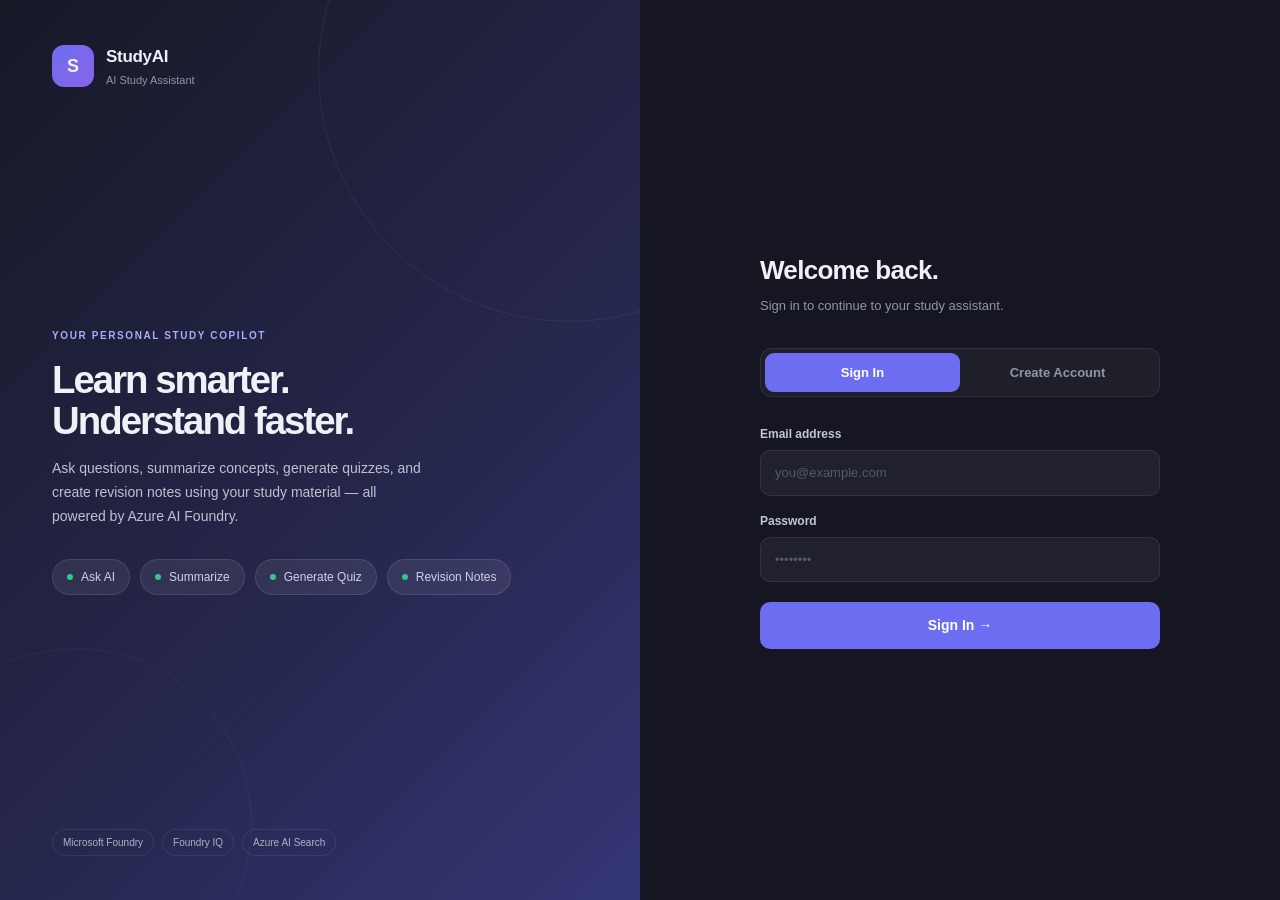
<file: frontend/auth.html>
<!DOCTYPE html>
<html lang="en">
<head>
    <meta charset="UTF-8">
    <meta name="viewport" content="width=device-width, initial-scale=1.0">
    <title>StudyAI — Sign In</title>
    <style>
        * { box-sizing: border-box; margin: 0; padding: 0; }

        :root {
            --bg: #0e0f1a;
            --surface: #151621;
            --surface-card: #1c1d2e;
            --border: rgba(255,255,255,0.08);
            --text: #f0f1f7;
            --muted: #9295a5;
            --primary: #6c6df0;
            --primary-dark: #5758d8;
            --error: #ff6b6b;
            --success: #35c58a;
        }

        html, body {
            height: 100%;
            font-family: -apple-system, BlinkMacSystemFont, "Segoe UI", Roboto, Arial, sans-serif;
            background: var(--bg);
            color: var(--text);
            line-height: 1.5;
        }

        button, input { font: inherit; }
        button { cursor: pointer; }

        /* ---- Layout ---- */
        .auth-page {
            min-height: 100vh;
            display: grid;
            grid-template-columns: 1fr 1fr;
        }

        /* ---- Left Panel ---- */
        .auth-left {
            background: linear-gradient(135deg, #171927 0%, #25264a 55%, #343575 100%);
            display: flex;
            flex-direction: column;
            justify-content: space-between;
            padding: 44px 52px;
            position: relative;
            overflow: hidden;
        }

        .auth-left::before {
            content: "";
            position: absolute;
            width: 500px;
            height: 500px;
            border: 1px solid rgba(255,255,255,0.06);
            border-radius: 50%;
            right: -180px;
            top: -180px;
            pointer-events: none;
        }

        .auth-left::after {
            content: "";
            position: absolute;
            width: 350px;
            height: 350px;
            border: 1px solid rgba(255,255,255,0.04);
            border-radius: 50%;
            left: -100px;
            bottom: -100px;
            pointer-events: none;
        }

        .brand {
            display: flex;
            align-items: center;
            gap: 12px;
            position: relative;
            z-index: 2;
        }

        .brand-icon {
            width: 42px;
            height: 42px;
            border-radius: 12px;
            background: linear-gradient(135deg, #6c6df0, #8a63e8);
            display: flex;
            align-items: center;
            justify-content: center;
            font-size: 18px;
            font-weight: 800;
            flex-shrink: 0;
        }

        .brand-text h1 {
            font-size: 17px;
            font-weight: 700;
            letter-spacing: -0.3px;
        }

        .brand-text span {
            display: block;
            color: #9295a5;
            font-size: 11px;
            margin-top: 2px;
        }

        .left-hero {
            position: relative;
            z-index: 2;
        }

        .left-hero .eyebrow {
            color: #a9abff;
            font-size: 10px;
            font-weight: 700;
            letter-spacing: 1.6px;
        }

        .left-hero h2 {
            font-size: clamp(36px, 3vw, 52px);
            line-height: 1.05;
            letter-spacing: -2px;
            margin: 14px 0 16px;
        }

        .left-hero p {
            color: #bfc1d0;
            font-size: 14px;
            max-width: 380px;
            line-height: 1.7;
        }

        .feature-pills {
            display: flex;
            flex-wrap: wrap;
            gap: 10px;
            margin-top: 30px;
        }

        .pill {
            display: flex;
            align-items: center;
            gap: 8px;
            background: rgba(255,255,255,0.07);
            border: 1px solid rgba(255,255,255,0.1);
            border-radius: 30px;
            padding: 8px 14px;
            font-size: 12px;
            color: #d0d1e8;
        }

        .pill-dot {
            width: 6px;
            height: 6px;
            border-radius: 50%;
            background: var(--success);
            flex-shrink: 0;
        }

        .left-footer {
            position: relative;
            z-index: 2;
        }

        .tech-stack {
            display: flex;
            flex-wrap: wrap;
            gap: 8px;
        }

        .tech-stack span {
            color: #aeb1c0;
            border: 1px solid rgba(255,255,255,0.08);
            border-radius: 20px;
            padding: 5px 10px;
            font-size: 10px;
        }

        /* ---- Right Panel ---- */
        .auth-right {
            background: var(--surface);
            display: flex;
            align-items: center;
            justify-content: center;
            padding: 40px 32px;
        }

        .auth-card {
            width: 100%;
            max-width: 400px;
        }

        .auth-card-header {
            margin-bottom: 32px;
        }

        .auth-card-header h2 {
            font-size: 26px;
            letter-spacing: -0.7px;
            margin-bottom: 6px;
        }

        .auth-card-header p {
            color: var(--muted);
            font-size: 13px;
        }

        /* ---- Tabs ---- */
        .auth-tabs {
            display: flex;
            background: rgba(255,255,255,0.04);
            border: 1px solid var(--border);
            border-radius: 12px;
            padding: 4px;
            margin-bottom: 28px;
        }

        .tab-btn {
            flex: 1;
            padding: 10px;
            border: none;
            background: transparent;
            color: var(--muted);
            border-radius: 9px;
            font-size: 13px;
            font-weight: 600;
            transition: 0.2s ease;
        }

        .tab-btn.active {
            background: var(--primary);
            color: white;
        }

        /* ---- Form ---- */
        .auth-form { display: flex; flex-direction: column; gap: 16px; }
        .auth-form.hidden { display: none; }

        .form-group { display: flex; flex-direction: column; gap: 7px; }

        .form-group label {
            font-size: 12px;
            font-weight: 600;
            color: #c4c6d8;
        }

        .form-group input {
            background: rgba(255,255,255,0.05);
            border: 1px solid var(--border);
            border-radius: 10px;
            padding: 12px 14px;
            color: var(--text);
            font-size: 13px;
            outline: none;
            transition: 0.2s ease;
            width: 100%;
        }

        .form-group input:focus {
            border-color: var(--primary);
            box-shadow: 0 0 0 3px rgba(108,109,240,0.15);
        }

        .form-group input::placeholder { color: #555870; }

        .submit-btn {
            width: 100%;
            padding: 13px;
            border: none;
            border-radius: 10px;
            background: var(--primary);
            color: white;
            font-size: 14px;
            font-weight: 600;
            margin-top: 4px;
            transition: 0.2s ease;
            display: flex;
            align-items: center;
            justify-content: center;
            gap: 10px;
        }

        .submit-btn:hover:not(:disabled) {
            background: var(--primary-dark);
            transform: translateY(-1px);
            box-shadow: 0 6px 20px rgba(108,109,240,0.35);
        }

        .submit-btn:disabled {
            opacity: 0.6;
            cursor: not-allowed;
        }

        /* ---- Messages ---- */
        .auth-message {
            padding: 12px 14px;
            border-radius: 10px;
            font-size: 12px;
            line-height: 1.5;
            display: none;
        }

        .auth-message.error {
            background: rgba(255,107,107,0.1);
            border: 1px solid rgba(255,107,107,0.25);
            color: #ff9a9a;
            display: block;
        }

        .auth-message.success {
            background: rgba(53,197,138,0.1);
            border: 1px solid rgba(53,197,138,0.25);
            color: #5ddcaa;
            display: block;
        }

        /* ---- Loader ---- */
        .btn-loader {
            width: 14px;
            height: 14px;
            border: 2px solid rgba(255,255,255,0.4);
            border-top-color: white;
            border-radius: 50%;
            animation: spin 0.7s linear infinite;
            display: none;
        }

        .submit-btn.loading .btn-loader { display: block; }
        .submit-btn.loading .btn-label { opacity: 0.7; }

        @keyframes spin { to { transform: rotate(360deg); } }

        /* ---- Divider ---- */
        .auth-divider {
            text-align: center;
            color: var(--muted);
            font-size: 11px;
            margin: 6px 0;
            position: relative;
        }

        .auth-divider::before, .auth-divider::after {
            content: "";
            position: absolute;
            top: 50%;
            width: 42%;
            height: 1px;
            background: var(--border);
        }

        .auth-divider::before { left: 0; }
        .auth-divider::after { right: 0; }

        /* ---- Responsive ---- */
        @media (max-width: 800px) {
            .auth-page { grid-template-columns: 1fr; }
            .auth-left { display: none; }
            .auth-right { min-height: 100vh; }
        }
    </style>
</head>
<body>

<div class="auth-page">

    <!-- Left branding panel -->
    <div class="auth-left">

        <div class="brand">
            <div class="brand-icon">S</div>
            <div class="brand-text">
                <h1>StudyAI</h1>
                <span>AI Study Assistant</span>
            </div>
        </div>

        <div class="left-hero">
            <span class="eyebrow">YOUR PERSONAL STUDY COPILOT</span>
            <h2>
                Learn smarter.<br>
                Understand faster.
            </h2>
            <p>
                Ask questions, summarize concepts, generate quizzes,
                and create revision notes using your study material —
                all powered by Azure AI Foundry.
            </p>

            <div class="feature-pills">
                <div class="pill"><div class="pill-dot"></div> Ask AI</div>
                <div class="pill"><div class="pill-dot"></div> Summarize</div>
                <div class="pill"><div class="pill-dot"></div> Generate Quiz</div>
                <div class="pill"><div class="pill-dot"></div> Revision Notes</div>
            </div>
        </div>

        <div class="left-footer">
            <div class="tech-stack">
                <span>Microsoft Foundry</span>
                <span>Foundry IQ</span>
                <span>Azure AI Search</span>
            </div>
        </div>

    </div>

    <!-- Right auth panel -->
    <div class="auth-right">

        <div class="auth-card">

            <div class="auth-card-header">
                <h2 id="cardTitle">Welcome back.</h2>
                <p id="cardSubtitle">Sign in to continue to your study assistant.</p>
            </div>

            <!-- Tabs -->
            <div class="auth-tabs">
                <button class="tab-btn active" id="loginTab" onclick="switchTab('login')">Sign In</button>
                <button class="tab-btn" id="registerTab" onclick="switchTab('register')">Create Account</button>
            </div>

            <!-- Message -->
            <div class="auth-message" id="authMessage"></div>

            <!-- Login Form -->
            <form class="auth-form" id="loginForm" onsubmit="handleLogin(event)">
                <div class="form-group">
                    <label for="loginEmail">Email address</label>
                    <input type="email" id="loginEmail" placeholder="you@example.com" required autocomplete="email" />
                </div>
                <div class="form-group">
                    <label for="loginPassword">Password</label>
                    <input type="password" id="loginPassword" placeholder="••••••••" required autocomplete="current-password" />
                </div>
                <button type="submit" class="submit-btn" id="loginBtn">
                    <span class="btn-loader"></span>
                    <span class="btn-label">Sign In →</span>
                </button>
            </form>

            <!-- Register Form -->
            <form class="auth-form hidden" id="registerForm" onsubmit="handleRegister(event)">
                <div class="form-group">
                    <label for="registerName">Full name</label>
                    <input type="text" id="registerName" placeholder="Your name" required autocomplete="name" minlength="2" />
                </div>
                <div class="form-group">
                    <label for="registerEmail">Email address</label>
                    <input type="email" id="registerEmail" placeholder="you@example.com" required autocomplete="email" />
                </div>
                <div class="form-group">
                    <label for="registerPassword">Password</label>
                    <input type="password" id="registerPassword" placeholder="Min. 6 characters" required autocomplete="new-password" minlength="6" />
                </div>
                <button type="submit" class="submit-btn" id="registerBtn">
                    <span class="btn-loader"></span>
                    <span class="btn-label">Create Account →</span>
                </button>
            </form>

        </div>

    </div>

</div>

<script>
const API_URL = "";

// Redirect if already logged in
if (localStorage.getItem("studyai_token")) {
    window.location.href = "/dashboard";
}

function switchTab(tab) {
    const isLogin = tab === "login";

    document.getElementById("loginTab").classList.toggle("active", isLogin);
    document.getElementById("registerTab").classList.toggle("active", !isLogin);
    document.getElementById("loginForm").classList.toggle("hidden", !isLogin);
    document.getElementById("registerForm").classList.toggle("hidden", isLogin);

    document.getElementById("cardTitle").textContent = isLogin ? "Welcome back." : "Create an account.";
    document.getElementById("cardSubtitle").textContent = isLogin
        ? "Sign in to continue to your study assistant."
        : "Sign up to start learning with AI.";

    clearMessage();
}

function showMessage(text, type) {
    const el = document.getElementById("authMessage");
    el.textContent = text;
    el.className = `auth-message ${type}`;
}

function clearMessage() {
    const el = document.getElementById("authMessage");
    el.className = "auth-message";
    el.textContent = "";
}

function setLoading(btnId, loading) {
    const btn = document.getElementById(btnId);
    btn.classList.toggle("loading", loading);
    btn.disabled = loading;
}

async function handleLogin(e) {
    e.preventDefault();
    clearMessage();
    setLoading("loginBtn", true);

    const email = document.getElementById("loginEmail").value.trim();
    const password = document.getElementById("loginPassword").value;

    try {
        const res = await fetch(`${API_URL}/api/auth/login`, {
            method: "POST",
            headers: { "Content-Type": "application/json" },
            body: JSON.stringify({ email, password })
        });

        const data = await res.json();

        if (!res.ok) {
            showMessage(data.detail || "Login failed. Please try again.", "error");
            return;
        }

        localStorage.setItem("studyai_token", data.access_token);
        localStorage.setItem("studyai_name", data.name);
        localStorage.setItem("studyai_email", data.email);

        showMessage("Signed in successfully! Redirecting...", "success");
        setTimeout(() => { window.location.href = "/dashboard"; }, 800);

    } catch (err) {
        showMessage("Unable to connect to the server. Make sure the backend is running.", "error");
    } finally {
        setLoading("loginBtn", false);
    }
}

async function handleRegister(e) {
    e.preventDefault();
    clearMessage();
    setLoading("registerBtn", true);

    const name = document.getElementById("registerName").value.trim();
    const email = document.getElementById("registerEmail").value.trim();
    const password = document.getElementById("registerPassword").value;

    try {
        const res = await fetch(`${API_URL}/api/auth/register`, {
            method: "POST",
            headers: { "Content-Type": "application/json" },
            body: JSON.stringify({ name, email, password })
        });

        const data = await res.json();

        if (!res.ok) {
            showMessage(data.detail || "Registration failed. Please try again.", "error");
            return;
        }

        localStorage.setItem("studyai_token", data.access_token);
        localStorage.setItem("studyai_name", data.name);
        localStorage.setItem("studyai_email", data.email);

        showMessage("Account created! Redirecting...", "success");
        setTimeout(() => { window.location.href = "/dashboard"; }, 800);

    } catch (err) {
        showMessage("Unable to connect to the server. Make sure the backend is running.", "error");
    } finally {
        setLoading("registerBtn", false);
    }
}
</script>

</body>
</html>
</file>
